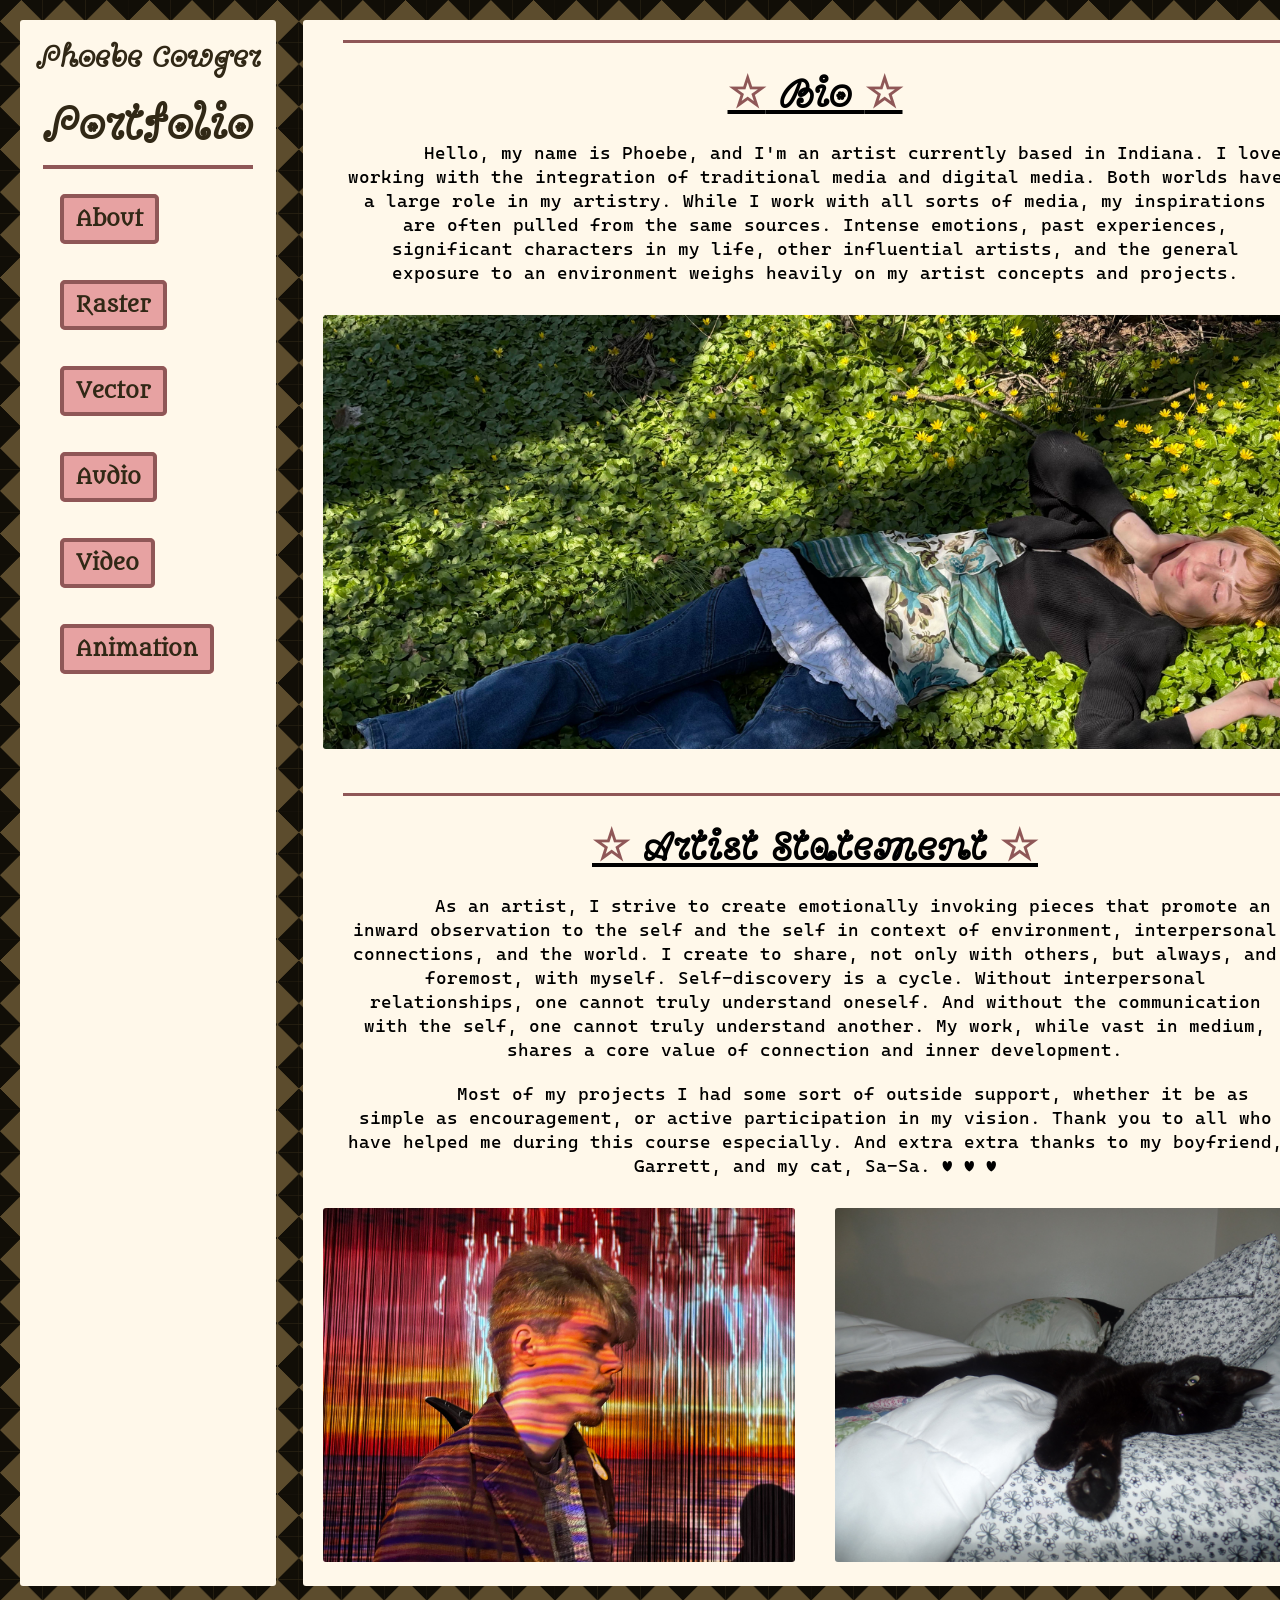
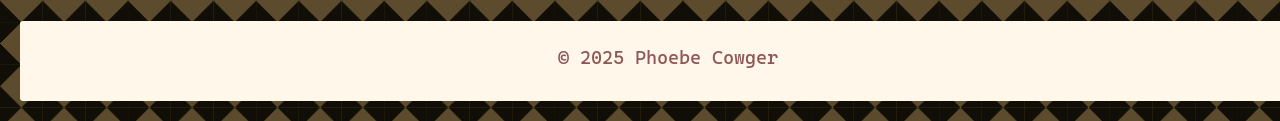
<file: index.html>
<!DOCTYPE html>
<html lang="en">

<head>
    <meta charset="utf-8">
    <title>Phoebe's Portfolio</title>
    <meta name="author" content="Phoebe">
    <meta name="description" content="Final Portfolio website for projects 1-5.">

    <link rel="stylesheet" href="styles.css">

    <!--favicon-->
    <link rel="shortcut icon" href="sources/favicon.ico" type="image/x-icon">
    <link rel="icon" href="sources/favicon.ico" type="image/x-icon">

    <!--fonts-->
    <link rel="preconnect" href="https://fonts.googleapis.com">
    <link rel="preconnect" href="https://fonts.gstatic.com" crossorigin>
    <link href="https://fonts.googleapis.com/css2?family=Metamorphous&display=swap" rel="stylesheet">

    <link rel="preconnect" href="https://fonts.googleapis.com">
    <link rel="preconnect" href="https://fonts.gstatic.com" crossorigin>
    <link href="https://fonts.googleapis.com/css2?family=Bonbon&display=swap" rel="stylesheet">

    <link rel="preconnect" href="https://fonts.googleapis.com">
    <link rel="preconnect" href="https://fonts.gstatic.com" crossorigin>
    <link href="https://fonts.googleapis.com/css2?family=Cascadia+Mono:ital,wght@0,200..700;1,200..700&display=swap" rel="stylesheet">
    

<body>

    <header>
        <h1><a href="#">Phoebe Cowger</a></h1>
        <h1><span><a href="#">Portfolio</a></span></h1>

        <nav>
            <ul>
                <li><a href="#about-me">About</a></li>
                <li><a href="raster.html">Raster</a></li>
                <li><a href="vector.html">Vector</a></li>
                <li><a href="audio.html">Audio</a></li>
                <li><a href="video.html">Video</a></li>
                <li><a href="animation.html">Animation</a></li>
            </ul>
        </nav>
    </header>

    <main id="about-me">
        <h2><span>&star;</span> Bio <span>&star;</span></h2>

        <p> Hello, my name is Phoebe, and I'm an artist currently based in Indiana. I love working with the integration
            of traditional media and digital media. Both worlds have a large role in my artistry. While I work with all
            sorts of media, my inspirations are often pulled from the same sources. Intense
            emotions, past experiences, significant characters in my life, other influential artists, and the general exposure to an
            environment weighs heavily on my artist concepts and projects.
        </p>

        <img src="sources/artist.jpg" alt="" width="984">

        </p><h2 id="statement"><span>&star;</span> Artist Statement <span>&star;</span></h2>

        <p>As an artist, I strive to create emotionally invoking pieces that promote an inward observation to the self
            and the self in context of environment, interpersonal connections, and the world. I create to share, not
            only with others, but always, and foremost, with myself. Self-discovery is a cycle. Without interpersonal
            relationships, one cannot truly understand oneself. And without the communication with the self, one cannot
            truly understand another. My work, while vast in medium, shares a core value of connection and inner
            development. 
        </p>

        <p>Most of my projects I had some sort of outside support, whether it be as simple as
            encouragement, or active participation in my vision. Thank you to all who have helped me during this course
            especially. And extra extra thanks to my boyfriend, Garrett, and my cat, Sa-Sa. &heartsuit; &heartsuit; &heartsuit;</p>

        <img src="sources/garrett.jpg" alt="" width="472">

        <img src="sources/salem.JPG" alt="" width="472" id="sasa">

    </main>

    <footer>
        <p> &copy; 2025 Phoebe Cowger</p>
    </footer>

</body>
</file>
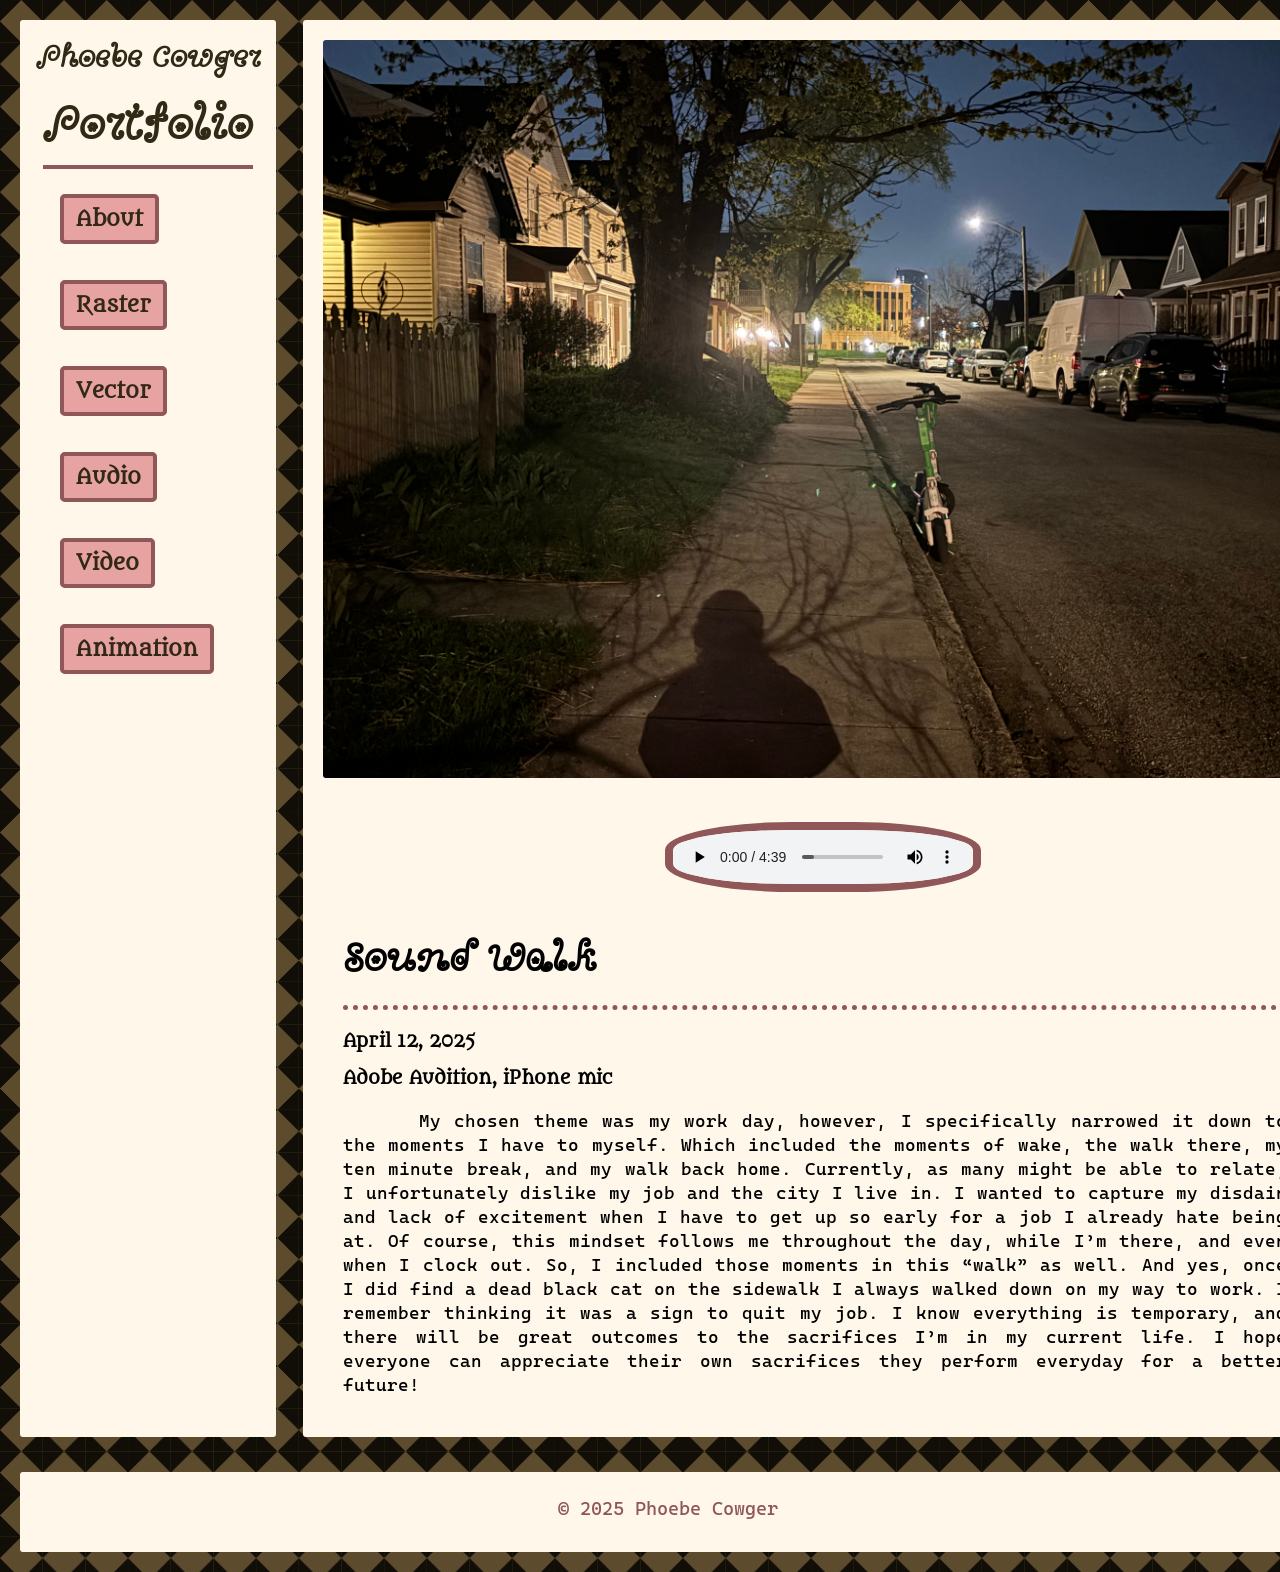
<file: audio.html>
<!DOCTYPE html>
<html lang="en">

<head>
    <meta charset="utf-8">
    <title>Phoebe's Portfolio</title>
    <meta name="author" content="Phoebe">
    <meta name="description" content="Final Portfolio website for projects 1-5.">

    <link rel="stylesheet" href="styles.css">

    <!--favicon-->
    <link rel="shortcut icon" href="sources/favicon.ico" type="image/x-icon">
    <link rel="icon" href="sources/favicon.ico" type="image/x-icon">

    <!--fonts-->
    <link rel="preconnect" href="https://fonts.googleapis.com">
    <link rel="preconnect" href="https://fonts.gstatic.com" crossorigin>
    <link href="https://fonts.googleapis.com/css2?family=Bonbon&display=swap" rel="stylesheet">

    <link rel="preconnect" href="https://fonts.googleapis.com">
    <link rel="preconnect" href="https://fonts.gstatic.com" crossorigin>
    <link href="https://fonts.googleapis.com/css2?family=Metamorphous&display=swap" rel="stylesheet">

    <link rel="preconnect" href="https://fonts.googleapis.com">
    <link rel="preconnect" href="https://fonts.gstatic.com" crossorigin>
    <link href="https://fonts.googleapis.com/css2?family=Cascadia+Mono:ital,wght@0,200..700;1,200..700&display=swap" rel="stylesheet">

<body>

    <header>
        <h1><a href="#">Phoebe Cowger</a></h1>
        <h1><span><a href="#">Portfolio</a></span></h1>

        <nav>
            <ul>
                <li><a href="index.html">About</a></li>
                <li><a href="raster.html">Raster</a></li>
                <li><a href="vector.html">Vector</a></li>
                <li><a href="audio.html">Audio</a></li>
                <li><a href="video.html">Video</a></li>
                <li><a href="animation.html">Animation</a></li>
            </ul>
        </nav>
    </header>

    <main>
        <img src="sources/audioimg.jpg" alt="" width="984">
        
        <audio controls>
            <source src="sources/soundwalk.mp3">
        </audio>

        <h2>Sound Walk</h2>

        <h3>April 12, 2025</h3>
        <h3>Adobe Audition, iPhone mic</h3>
        <p>My chosen theme was my work day, however, I specifically
            narrowed it down to the moments I have to myself. Which included
            the moments of wake, the walk there, my ten minute break, and my
            walk back home. Currently, as many might be able to relate, I
            unfortunately dislike my job and the city I live in. I wanted to
            capture my disdain and lack of excitement when I have to get up
            so early for a job I already hate being at. Of course, this
            mindset follows me throughout the day, while I’m there, and even
            when I clock out. So, I included those moments in this “walk” as
            well. And yes, once I did find a dead black cat on the sidewalk
            I always walked down on my way to work. I remember thinking it
            was a sign to quit my job. I know everything is temporary, and
            there will be great outcomes to the sacrifices I’m in my current
            life. I hope everyone can appreciate their own sacrifices they
            perform everyday for a better future!</p>
    </main>

    <footer>
        <p> &copy; 2025 Phoebe Cowger</p>
    </footer>

</body>
</file>
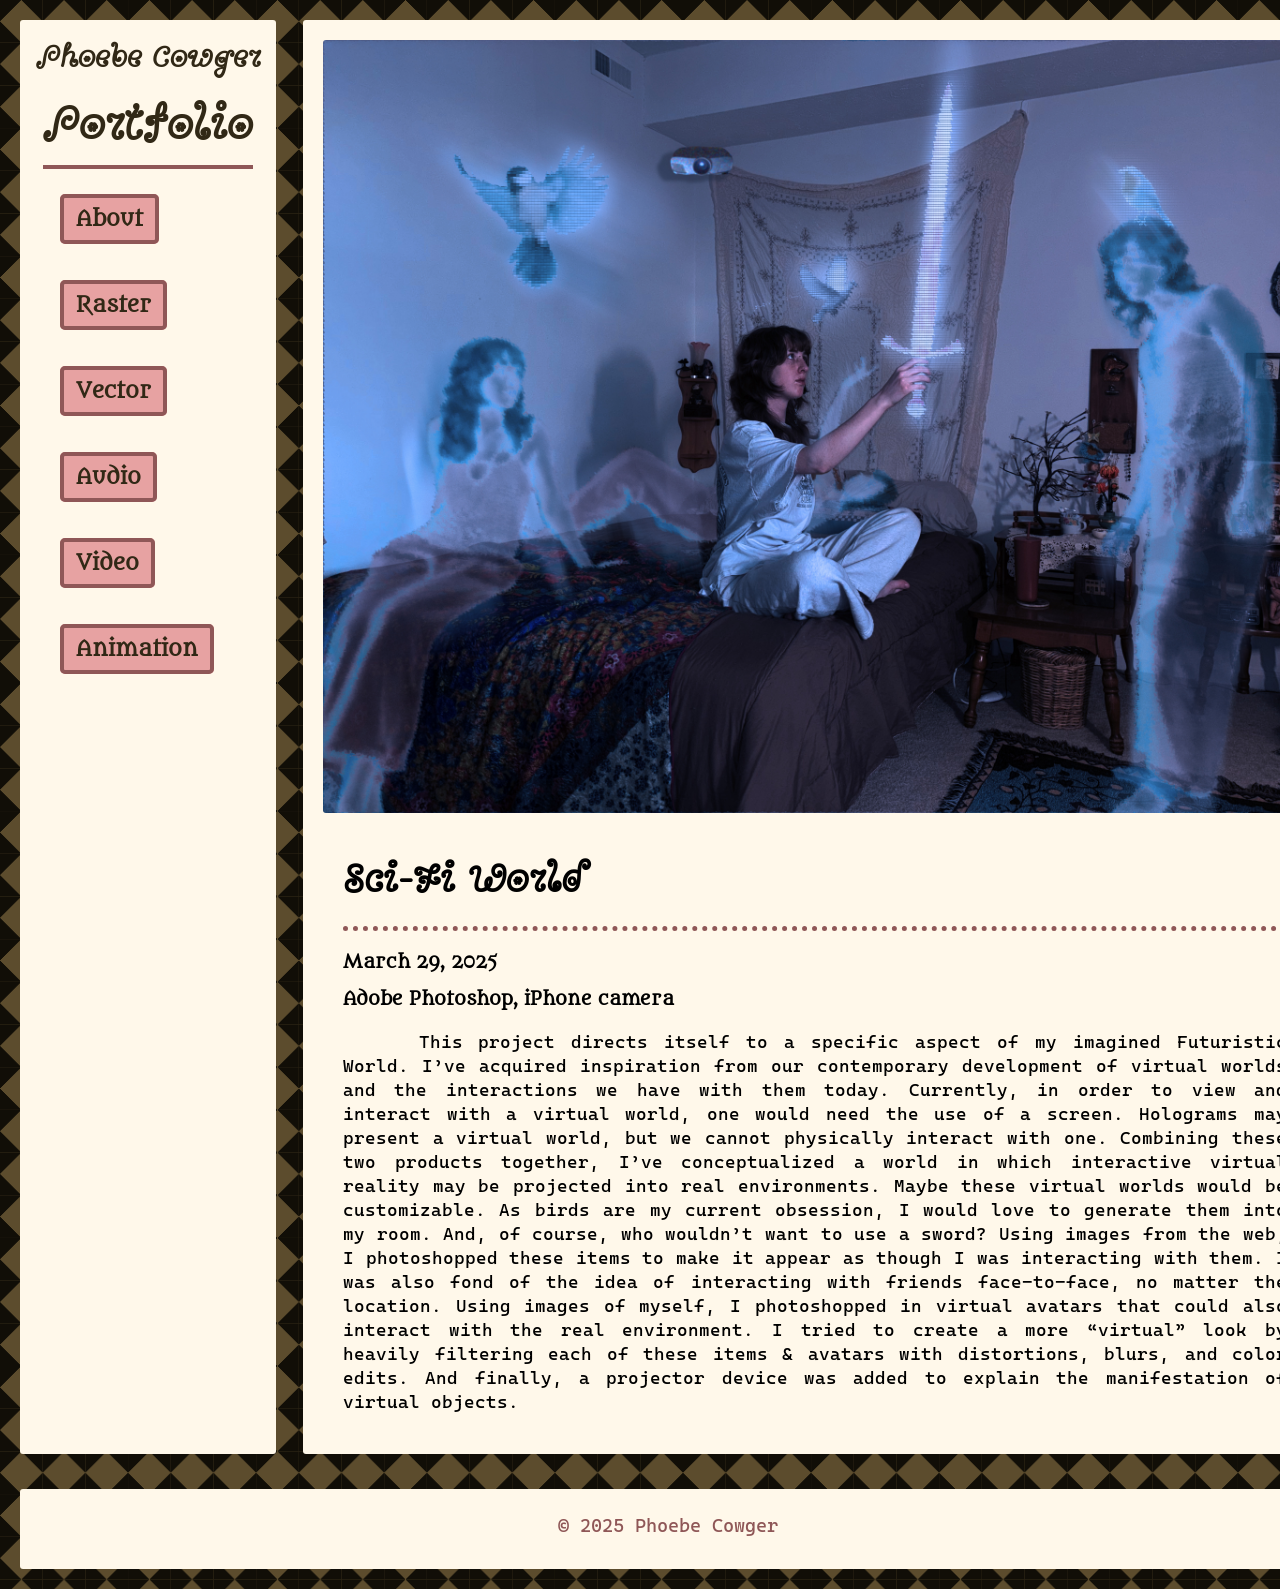
<file: raster.html>
<!DOCTYPE html>
<html lang="en">

<head>
    <meta charset="utf-8">
    <title>Phoebe's Portfolio</title>
    <meta name="author" content="Phoebe">
    <meta name="description" content="Final Portfolio website for projects 1-5.">

    <link rel="stylesheet" href="styles.css">

    <!--favicon-->
    <link rel="shortcut icon" href="sources/favicon.ico" type="image/x-icon">
    <link rel="icon" href="sources/favicon.ico" type="image/x-icon">

    <!--fonts-->
    <link rel="preconnect" href="https://fonts.googleapis.com">
    <link rel="preconnect" href="https://fonts.gstatic.com" crossorigin>
    <link href="https://fonts.googleapis.com/css2?family=Bonbon&display=swap" rel="stylesheet">

    <link rel="preconnect" href="https://fonts.googleapis.com">
    <link rel="preconnect" href="https://fonts.gstatic.com" crossorigin>
    <link href="https://fonts.googleapis.com/css2?family=Metamorphous&display=swap" rel="stylesheet">

    <link rel="preconnect" href="https://fonts.googleapis.com">
    <link rel="preconnect" href="https://fonts.gstatic.com" crossorigin>
    <link href="https://fonts.googleapis.com/css2?family=Cascadia+Mono:ital,wght@0,200..700;1,200..700&display=swap" rel="stylesheet">

<body>

    <header>
        <h1><a href="#">Phoebe Cowger</a></h1>
        <h1><span><a href="#">Portfolio</a></span></h1>

        <nav>
            <ul>
                <li><a href="index.html">About</a></li>
                <li><a href="raster.html">Raster</a></li>
                <li><a href="vector.html">Vector</a></li>
                <li><a href="audio.html">Audio</a></li>
                <li><a href="video.html">Video</a></li>
                <li><a href="animation.html">Animation</a></li>
            </ul>
        </nav>
    </header>

    <main>
        <img src="sources/scifi.jpg" alt="" width="984">

        <h2>Sci-Fi World</h2>

        <h3>March 29, 2025</h3>
        <h3>Adobe Photoshop, iPhone camera</h3>
        <p>This project directs itself to a specific aspect of my
            imagined Futuristic World. I’ve acquired inspiration from our
            contemporary development of virtual worlds and the interactions
            we have with them today. Currently, in order to view and
            interact with a virtual world, one would need the use of a
            screen. Holograms may present a virtual world, but we cannot
            physically interact with one. Combining these two products
            together, I’ve conceptualized a world in which interactive
            virtual reality may be projected into real environments. Maybe
            these virtual worlds would be customizable. As birds are my
            current obsession, I would love to generate them into my room.
            And, of course, who wouldn’t want to use a sword? Using images
            from the web, I photoshopped these items to make it appear as
            though I was interacting with them. I was also fond of the idea
            of interacting with friends face-to-face, no matter the
            location. Using images of myself, I photoshopped in virtual
            avatars that could also interact with the real environment. I
            tried to create a more “virtual” look by heavily filtering each
            of these items & avatars with distortions, blurs, and color
            edits. And finally, a projector device was added to explain the
            manifestation of virtual objects.</p>
    </main>

    <footer>
        <p> &copy; 2025 Phoebe Cowger</p>
    </footer>

</body>
</file>
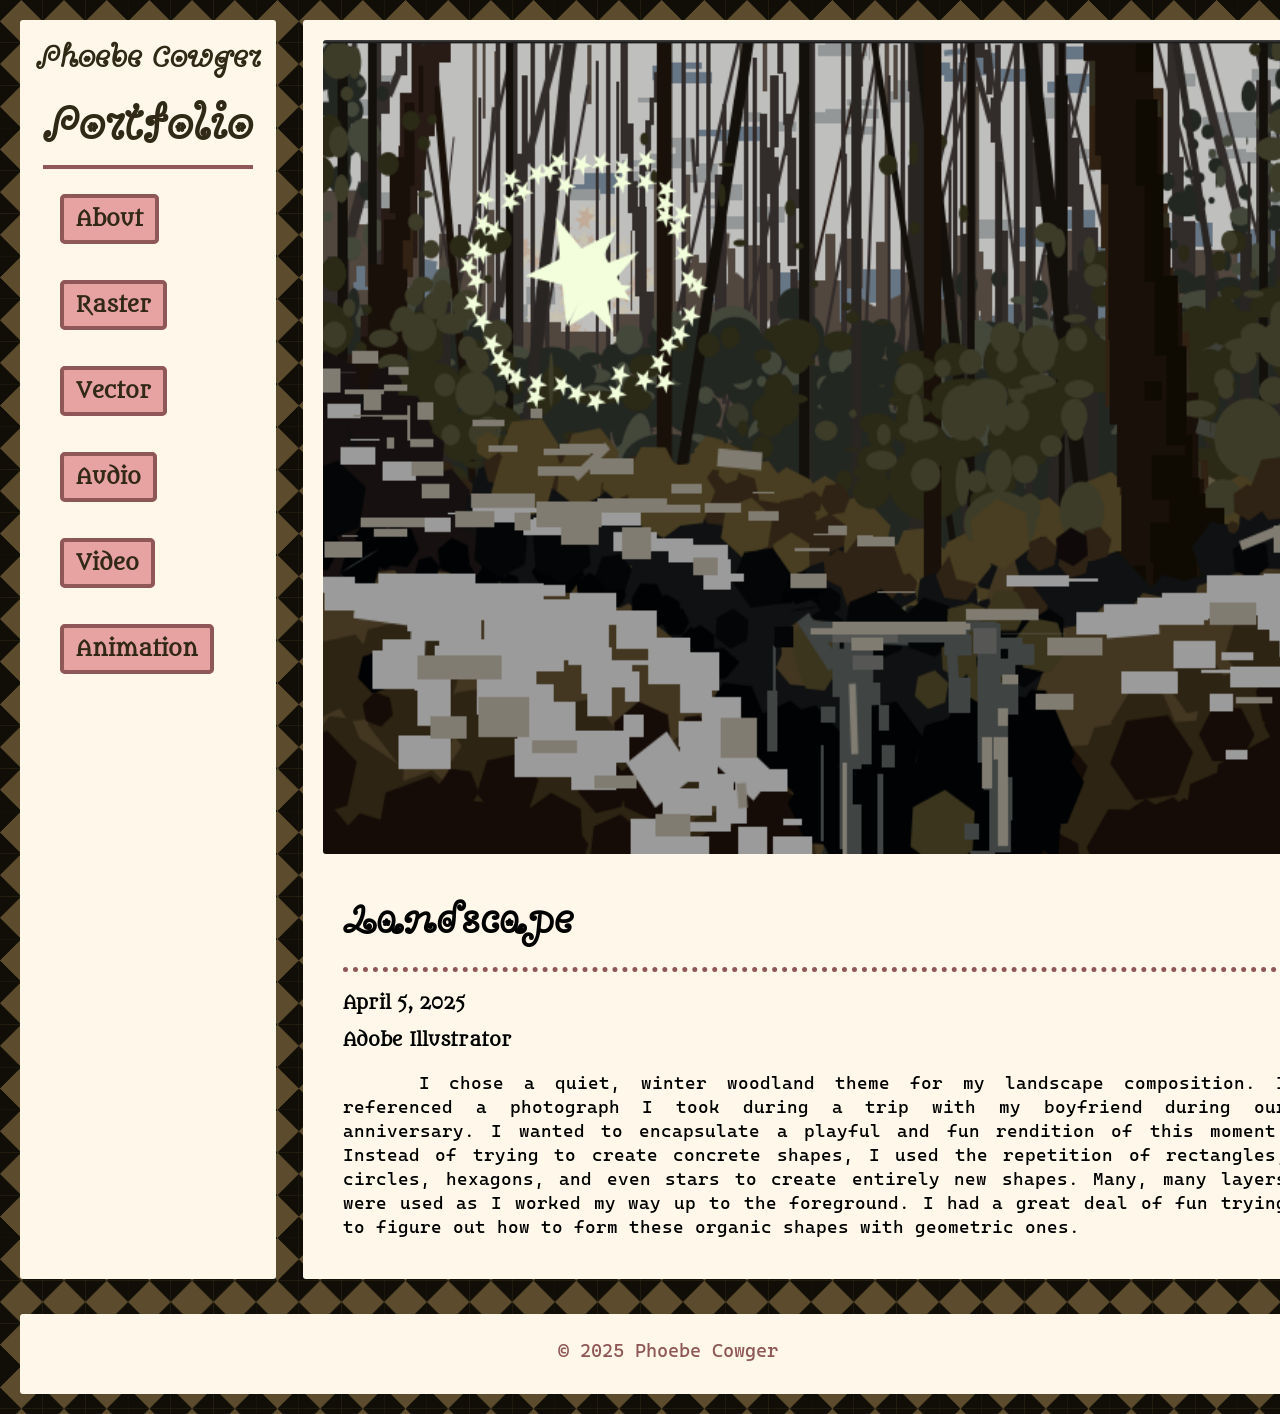
<file: vector.html>
<!DOCTYPE html>
<html lang="en">

<head>
    <meta charset="utf-8">
    <title>Phoebe's Portfolio</title>
    <meta name="author" content="Phoebe">
    <meta name="description" content="Final Portfolio website for projects 1-5.">

    <link rel="stylesheet" href="styles.css">

    <!--favicon-->
    <link rel="shortcut icon" href="sources/favicon.ico" type="image/x-icon">
    <link rel="icon" href="sources/favicon.ico" type="image/x-icon">

    <!--fonts-->
    <link rel="preconnect" href="https://fonts.googleapis.com">
    <link rel="preconnect" href="https://fonts.gstatic.com" crossorigin>
    <link href="https://fonts.googleapis.com/css2?family=Bonbon&display=swap" rel="stylesheet">

    <link rel="preconnect" href="https://fonts.googleapis.com">
    <link rel="preconnect" href="https://fonts.gstatic.com" crossorigin>
    <link href="https://fonts.googleapis.com/css2?family=Metamorphous&display=swap" rel="stylesheet">

    <link rel="preconnect" href="https://fonts.googleapis.com">
    <link rel="preconnect" href="https://fonts.gstatic.com" crossorigin>
    <link href="https://fonts.googleapis.com/css2?family=Cascadia+Mono:ital,wght@0,200..700;1,200..700&display=swap" rel="stylesheet">

<body>

    <header>
        <h1><a href="#">Phoebe Cowger</a></h1>
        <h1><span><a href="#">Portfolio</a></span></h1>

        <nav>
            <ul>
                <li><a href="index.html">About</a></li>
                <li><a href="raster.html">Raster</a></li>
                <li><a href="vector.html">Vector</a></li>
                <li><a href="audio.html">Audio</a></li>
                <li><a href="video.html">Video</a></li>
                <li><a href="animation.html">Animation</a></li>
            </ul>
        </nav>
    </header>

    <main>
        <img src="sources/landscape.png" alt="" width="984" height="814">

        <h2>Landscape</h2>

        <h3>April 5, 2025</h3>
        <h3>Adobe Illustrator</h3>
        <p>I chose a quiet, winter woodland theme for my landscape composition. I referenced a photograph I took during a trip with my boyfriend during our anniversary. I wanted to encapsulate a playful and fun rendition of this moment. Instead of trying to create concrete shapes, I used the repetition of rectangles, circles, hexagons, and even stars to create entirely new shapes. Many, many layers were used as I worked my way up to the foreground. I had a great deal of fun trying to figure out how to form these organic shapes with geometric ones. 
        </p>
    </main>

    <footer>
        <p> &copy; 2025 Phoebe Cowger</p>
    </footer>

</body>
</file>
<file: styles.css>
:root {
    /*fonts*/
    --sub: "Metamorphous", serif;
    --title: "Bonbon", cursive;
    --text: "Cascadia Mono", sans-serif;

    /*colors*/
    --dk-brwn: #312816;
    --brwn: #5c4c2d;
    --cream: #fff8ea;
    --pink: #e7a2a2;
    --dk-pink: #8f5757;

    /*shadows*/
    --shadow1: -5px 5px 3px 3px #c9b999;
}

body {
    margin: 0 auto;
    width: 1340px;
    box-sizing: border-box;

    display: grid;
    grid-template-columns: 20% 80%;
    grid-template-rows: 1fr 100px;
    column-gap: 15px;
    row-gap: 15px;

    background: url(sources/rhombus-pattern.png);
}

header, main, footer {
    margin: 20px;

    background-color: var(--cream);

    border-radius: 3px;
}


/* ------HEADER------- */

header {
    grid-column: 1 / 2;
    width: 256px;

    background-color: var(--cream);
}

h1 {
    font-family: var(--title);
    text-align: center;
    font-size: 2.0rem;
    margin: 20px 0 0 0;
}

h1 > span {
    margin: 5px 0 20px 0;
    padding-bottom: 10px;

    font-size: 3rem;

    border-bottom: solid 4px var(--dk-pink);
}

a {
    text-decoration: none;
    color: var(--dk-brwn);
}

nav {
    margin: 0;
    font-size: 1.3rem;
    font-family: var(--sub);
    font-weight: bold;
}

nav ul {
    list-style: none;
    list-style-type: none;

    display: grid;
    grid-template-columns: 256px;
}

nav li {
    margin: 0;
    padding: 30px 0;
}

nav a {
    padding: 8px 12px;
    background-color: var(--pink);

    border: 4px solid var(--dk-pink);
    border-radius: 5px;
}

nav a:hover {
    padding: 10px 14px;

    font-size: 1.4rem;

    border: solid 6px var(--dk-pink);
    border-radius: 7px;
    box-shadow: var(--shadow1);
}

nav a:focus {
    padding: 10px 14px;

    font-size: 1.4rem;

    color: var(--cream);
    background-color: var(--dk-pink);

    border: solid 6px var(--pink);
    border-radius: 7px;
    box-shadow: var(--shadow1);
}


/* ------MAIN------- */

main {
    grid-column: 2 / 3;

    width: 1024px;
    margin-right: 40px;

    font-family: var(--text);
}

img, video {
    margin: 20px;
    border-radius: 3px;
}

audio {
    margin: 20px 362px;
    border: 8px solid var(--dk-pink);
    border-radius: 40%;
}

h2 {
    margin: 20px 40px; 
    padding-bottom: 20px;

    font-family: var(--title);
    font-size: 2.6rem;

    border-bottom: dotted 5px var(--dk-pink);
}

h2 > span {
    text-decoration: none;
    color: var(--dk-pink);
}

h3 {
    margin: 0 40px 15px 40px;

    font-family: var(--sub);
    font-size: 1.1rem;
}

main p {
    margin: 20px 40px 40px;

    text-align: justify;
    text-indent: 8%;
    line-height: 1.5rem;

    font-size: 1.1rem;
}

#about-me h2 {
    padding-top: 25px; 
    padding-bottom: 0;
    margin-bottom: 0;
    text-align: center;
    text-decoration: underline;
    
    border-bottom: none;
    border-top: 3px solid var(--dk-pink);
}

#about-me p {
    margin-bottom: 10px;
    text-align: center;
}

#sasa {
    float: right;
}

/* ------FOOTER-------- */

footer {
    grid-column: 1 / 3;
    grid-row: 2 / 3;

    margin-top: 0;
    margin-right: 40px;

    font-family: var(--text);
    font-size: 1.2rem;
    color: var(--dk-pink);
}

footer p {
    text-align: center;
    margin: 25px 25px;
}
</file>
